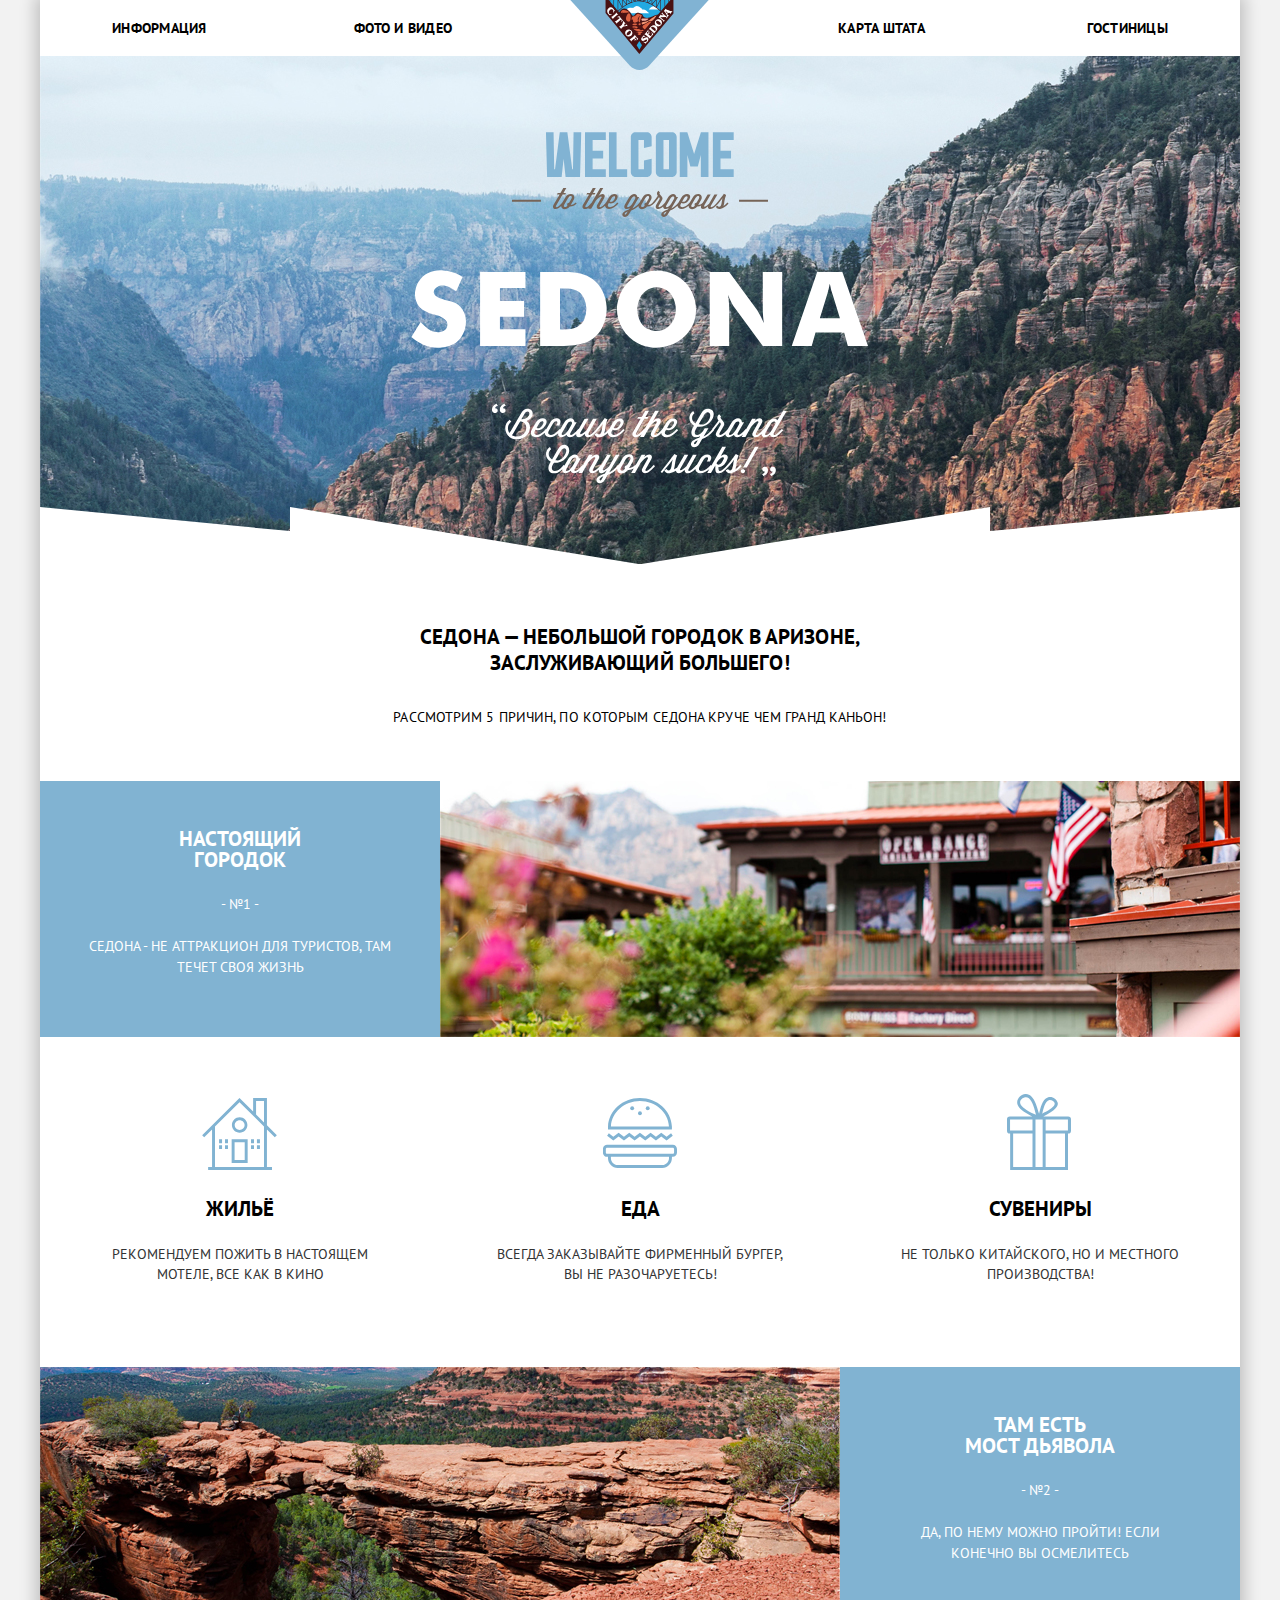
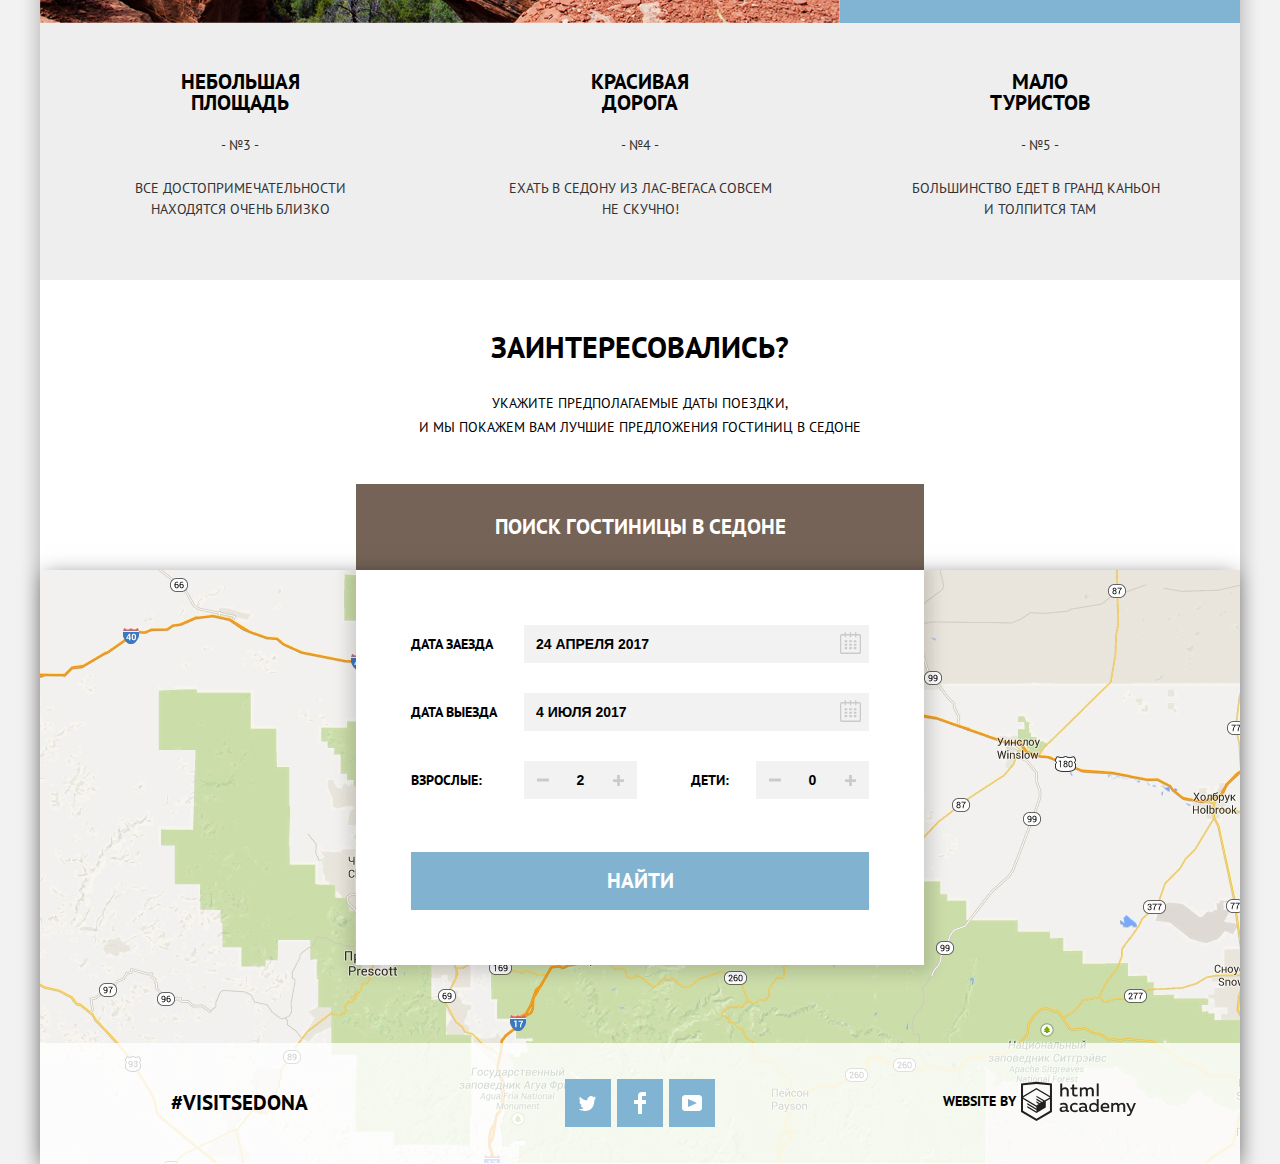
<file: index.html>
<!DOCTYPE html>
<html lang="ru">

<head>
  <meta charset="utf-8">
  <title>HTML Academy: Седона</title>
  <link href="https://fonts.googleapis.com/css?family=PT+Sans:400,700&amp;subset=cyrillic" rel="stylesheet">
  <link rel="stylesheet" type="text/css" href="css/normalize.css">
  <link href="css/style.min.css" rel="stylesheet">
</head>

<body>
  <div class="container">
    <header class="page-header">
      <div class="header-container">
        <div class="header-logo">
          <img src="./img/logo-sedona.svg" width="142" height="70" alt="Логотип города Седона">
        </div>
        <nav class="page-navigation">
        <ul class="site-navigation">
          <li class="menu-item"><a href="#">Информация</a></li>
          <li class="menu-item"><a href="#">Фото и видео</a></li>
          <li class="menu-item"><a href="#">Карта штата</a></li>
          <li class="menu-item"><a href="catalog.html">Гостиницы</a></li>
        </ul>
        </nav>
      </div>
    </header>
    <main class="main">
      <h1 class="visually-hidden">Сайт города курорта Седона</h1>
      <section class="image-sedona">
        <h2 class="visually-hidden">Добро пожаловать в Седону</h2>
        <div class="intro">
          <img class="intro-sedona" src="img/intro-sedona.svg" width="459" height="353" alt="Интро: Welcome to gorgeous Sedona">
        </div>
      </section>
      <section class="promo">
        <h2 class="visually-hidden">Информация о городе Седона</h2>       
        <div class="title-page-text">
          <b class="main-title">Седона — небольшой городок в Аризоне, заслуживающий большего!</b>
          <p>Рассмотрим 5 причин, по которым Седона круче чем Гранд Каньон!</p>
        </div>
      </section>
      <section class="advantages">
        <ul class="advantages-list">
          <li class="advantage-item">
            <div class="advantage  blue">
              <h3 class="blue-title">Настоящий городок</h3>
              <p class="advantage-number">- №1 -</p>
              <p class="advantage-description">Седона - не аттракцион для туристов, там течет своя жизнь</p>
            </div>
            <div class="advantage-image">
              <img src="img/photo-city.jpg" alt="Фотография зданий Седона на фоне гор" height="256"  width="800"> 
            </div>
            <ul class="recommendation-list">
              <li class="recommendation-item house">
                <h4 class="recommendation-title">Жильё</h4>
                <p>Рекомендуем пожить в настоящем мотеле, все как в кино</p>
              </li>
              <li class="recommendation-item food">
                <h4 class="recommendation-title">Еда</h4>
                <p>Всегда заказывайте фирменный бургер, вы не разочаруетесь!</p>
              </li>
              <li class="recommendation-item gift">
                <h4 class="recommendation-title">Сувениры</h4>
                <p>Не только китайского, но и местного производства!</p>
              </li>
            </ul> 
          </li>
          <li class="advantage-item">
            <div class="advantage-image"> 
              <img src="img/photo-bridge.jpg" width="800" height="400" alt="Фотография моста дьявола">
            </div>
            <div class="advantage  blue">
              <h3 class="blue-title">Там есть <br> мост дьявола</h3>
              <p class="advantage-number">- №2 -</p>
              <p class="advantage-description">Да, по нему можно пройти! Если конечно вы осмелитесь</p>
            </div>
          </li>
        </ul>
        <ul class="advantage-list">
          <li class="more-advantage">
            <h3>Небольшая площадь</h3>
            <p>- №3 -</p>
            <p>Все достопримечательности находятся очень близко</p>
          </li>
          <li class="more-advantage">
            <h3>Красивая дорога</h3>
            <p>- №4 -</p>
            <p>Ехать в Седону из Лас-Вегаса совсем не скучно!</p>
          </li>
          <li class="more-advantage">
            <h3>Мало туристов</h3>
            <p>- №5 -</p>
            <p>Большинство едет в Гранд Каньон &nbsp; и толпится там</p>
          </li>
        </ul>
      </section>
      <section class="search">
        <div class="booking-section">
          <h2 class="visually-hidden">Поиск гостиниц в Седоне</h2>
          <p class="booking-title">Заинтересовались?</p>
          <p class="booking-text"> Укажите предполагаемые даты поездки, <br> и мы покажем вам лучшие предложения гостиниц в Седоне </p>
          <a class="booking-btn btn-brown btn" href="#form">Поиск гостиницы в Седоне</a>
        </div>
        <section class="hotel-search">
          <h2 class="visually-hidden">Поиск отеля</h2>
          <form class="booking-info booking-info-invisible" method="post" action="https://echo.htmlacademy.ru">
            <fieldset class="form-content">
              <div class="form-line">
                <label class="labeles date" for="arrival">Дата заезда</label>
                <div class="input-wrapper">
                  <input class="number date-line" type="text" name="date-arrival" id="arrival" placeholder="24 Апреля 2017" autocomplete="off" required>
                  <button class="calendar"><span class="visually-hidden">Открыть форму календаря</span>
                    <svg xmlns="http://www.w3.org/2000/svg" width="21" height="22" viewBox="0 0 21 22"><path d="M19.251 2.025h-2.845V.648c0-.381-.294-.689-.656-.689-.363 0-.656.308-.656.689v1.377h-3.938V.648c0-.381-.294-.689-.655-.689-.363 0-.657.308-.657.689v1.377H5.906V.648c0-.381-.294-.689-.656-.689-.363 0-.657.308-.657.689v1.377H1.75C.784 2.025 0 2.847 0 3.862v16.302C0 21.179.784 22 1.75 22h17.501c.966 0 1.749-.821 1.749-1.836V3.862c0-1.015-.783-1.837-1.749-1.837zm.437 18.139a.448.448 0 0 1-.437.459H1.75a.45.45 0 0 1-.438-.459V3.862a.45.45 0 0 1 .438-.459h2.844v1.378c0 .381.294.689.657.689.362 0 .656-.308.656-.689V3.403h3.938v1.378c0 .381.294.689.657.689.361 0 .655-.308.655-.689V3.403h3.938v1.378c0 .381.293.689.656.689.362 0 .656-.308.656-.689V3.403h2.845c.241 0 .437.206.437.459v16.302z"/><path d="M4.594 8.225h2.625v2.066H4.594zM4.594 11.668h2.625v2.067H4.594zM4.594 15.112h2.625v2.066H4.594zM9.188 15.112h2.625v2.066H9.188zM9.188 11.668h2.625v2.067H9.188zM9.188 8.225h2.625v2.066H9.188zM13.781 15.112h2.625v2.066h-2.625zM13.781 11.668h2.625v2.067h-2.625zM13.781 8.225h2.625v2.066h-2.625z"/></svg>
                  </button>
                </div>
              </div>
              <div class="form-line">
                <label class="labeles date" for="departure">Дата выезда</label>
                <div class="input-wrapper">
                  <input class="number date-line" type="text" name="date-departure" id="departure" placeholder="4 Июля 2017" autocomplete="off" required>
                  <button class="calendar"><span class="visually-hidden">Открыть форму календаря</span>
                    <svg xmlns="http://www.w3.org/2000/svg" width="21" height="22" viewBox="0 0 21 22"><path d="M19.251 2.025h-2.845V.648c0-.381-.294-.689-.656-.689-.363 0-.656.308-.656.689v1.377h-3.938V.648c0-.381-.294-.689-.655-.689-.363 0-.657.308-.657.689v1.377H5.906V.648c0-.381-.294-.689-.656-.689-.363 0-.657.308-.657.689v1.377H1.75C.784 2.025 0 2.847 0 3.862v16.302C0 21.179.784 22 1.75 22h17.501c.966 0 1.749-.821 1.749-1.836V3.862c0-1.015-.783-1.837-1.749-1.837zm.437 18.139a.448.448 0 0 1-.437.459H1.75a.45.45 0 0 1-.438-.459V3.862a.45.45 0 0 1 .438-.459h2.844v1.378c0 .381.294.689.657.689.362 0 .656-.308.656-.689V3.403h3.938v1.378c0 .381.294.689.657.689.361 0 .655-.308.655-.689V3.403h3.938v1.378c0 .381.293.689.656.689.362 0 .656-.308.656-.689V3.403h2.845c.241 0 .437.206.437.459v16.302z"/><path d="M4.594 8.225h2.625v2.066H4.594zM4.594 11.668h2.625v2.067H4.594zM4.594 15.112h2.625v2.066H4.594zM9.188 15.112h2.625v2.066H9.188zM9.188 11.668h2.625v2.067H9.188zM9.188 8.225h2.625v2.066H9.188zM13.781 15.112h2.625v2.066h-2.625zM13.781 11.668h2.625v2.067h-2.625zM13.781 8.225h2.625v2.066h-2.625z"/></svg>
                  </button>
                </div>
              </div>
              <div class="form-line people">
                <div class="grownup-info">
                  <label class="labeles adult" for="grownup-number">Взрослые:</label>
                  <div class="input-wrapper">
                    <button type="button" class="number-control minus minus-grownup" name="minus-grownup">
                      <span class="visually-hidden">Уменьшить</span>
                      <svg  height="12" viewbox="0 0 32 32" width="12"><path d="M0 13v6c0 0.552 0.448 1 1 1h30c0.552 0 1-0.448 1-1v-6c0-0.552-0.448-1-1-1h-30c-0.552 0-1 0.448-1 1z"></path></svg>
                    </button>
                    <input class="number input-people" id="grownup-number" name="adults" type="text" pattern="[0-9]" value="2" autocomplete="off" required>
                    <button type="button" class = "number-control plus plus-grownup" name="plus-grownup">
                      <span class="visually-hidden">Прибавить</span>
                      <svg  height="11" viewbox="0 0 32 32" width="11">
                      <path d="M31 12h-11v-11c0-0.552-0.448-1-1-1h-6c-0.552 0-1 0.448-1 1v11h-11c-0.552 0-1 0.448-1 1v6c0 0.552 0.448 1 1 1h11v11c0 0.552 0.448 1 1 1h6c0.552 0 1-0.448 1-1v-11h11c0.552 0 1-0.448 1-1v-6c0-0.552-0.448-1-1-1z"></path>
                      </svg>
                    </button>
                  </div>
                </div>
                <div class="kids-info">
                  <label class="labeles kids" for="kids-number">Дети:</label>
                  <div class="input-wrapper">
                    <button type="button" class="number-control minus minus-kids" name="minus-kids">
                      <span class="visually-hidden">Уменьшить</span>
                      <svg  height="12" viewbox="0 0 32 32" width="12"><path d="M0 13v6c0 0.552 0.448 1 1 1h30c0.552 0 1-0.448 1-1v-6c0-0.552-0.448-1-1-1h-30c-0.552 0-1 0.448-1 1z"></path></svg>
                    </button>
                    <input class="number input-people" id="kids-number" name="kids" type="text" pattern="[0-9]" value="0" autocomplete="off" required>
                    <button type="button" class="number-control plus plus-kids" name="plus-kids">
                      <span class="visually-hidden">Прибавить</span>
                      <svg  height="11" viewbox="0 0 32 32" width="11">
                      <path d="M31 12h-11v-11c0-0.552-0.448-1-1-1h-6c-0.552 0-1 0.448-1 1v11h-11c-0.552 0-1 0.448-1 1v6c0 0.552 0.448 1 1 1h11v11c0 0.552 0.448 1 1 1h6c0.552 0 1-0.448 1-1v-11h11c0.552 0 1-0.448 1-1v-6c0-0.552-0.448-1-1-1z"></path></svg>
                    </button>
                  </div>     
                </div> 
              </div>
              <button class="btn btn-blue btn-find" type="submit">Найти</button>
            </fieldset>
          </form>
          <div class="map">
            <iframe src="https://www.google.com/maps/embed?pb=!1m18!1m12!1m3!1d942032.759096136!2d-112.14031730747897!3d34.75921163180822!2m3!1f0!2f0!3f0!3m2!1i1024!2i768!4f13.1!3m3!1m2!1s0x872da132f942b00d%3A0x5548c523fa6c8efd!2z0KHQtdC00L7QvdCwLCDQkNGA0LjQt9C-0L3QsCA4NjMzNiwg0KHQqNCQ!5e0!3m2!1sru!2sru!4v1551308103904" style="border:0" height="588" width="1200" allowfullscreen></iframe>
          </div>
        </section>  
      </section>
    </main>
    <footer class="main-footer main-page-footer">
      <div class="hashtag-block">
        <a href="#">#visitsedona</a>
      </div>
      <div class="social-block">
        <ul class="social">
            <li><a href="https://twitter.com/" class="social-icon" title="Блог города Седона в Twitter"><span class="visually-hidden">Блог города Седона в Twitter</span>
              <svg class="icon-twitter" xmlns="http://www.w3.org/2000/svg" xmlns:xlink="http://www.w3.org/1999/xlink" width="17" height="15" viewBox="0 0 17 15">
                  <path
                    d="M10.95.144c1.685-.496 2.984.27 3.577 1.179.673-.231 1.331-.481 2.011-.708a2.345 2.345 0 0 1-.857 1.768c.685.17 1.304-.491 1.304-.491-.169 1-1.006 1.788-1.563 2.024-.231 6.75-3.175 11.217-10.077 11.082h-.446c-.41 0-4.164-.46-4.898-1.887 2.271.196 3.893-.422 4.693-1.177-.96-.3-2.679-.477-2.979-2.95.349.106.564.228 1.19.119C1.705 8.247.374 7.53.448 5.33c.285.328 1.067.536 1.34.472C1.085 5.561-.182 2.442.894.85c1.818 1.854 3.735 3.606 7.152 3.773C8.254 2.33 9.183.793 10.95.144z" />
                </svg>
              </a>
            </li>
             <li><a href="https://ru-ru.facebook.com/" class="social-icon" title="Страница города Седона в Facebook"><span class="visually-hidden">Страница города Седона в Facebook</span>
                  <svg class="icon-facebook" xmlns="http://www.w3.org/2000/svg" xmlns:xlink="http://www.w3.org/1999/xlink" width="12" height="22" viewBox="0 0 12 22">
                    <path d="M12 4V0H8a4 4 0 0 0-4 4v4H0v4h4v10h4V12h4V8H8V4h4z" />
                  </svg>
                </a>
              </li>
            <li><a href="https://www.youtube.com/" class="social-icon" title="Канал города Седона на YouTube"><span class="visually-hidden">Канал города Седона на YouTube</span>
              <svg class="icon-youtube" xmlns="http://www.w3.org/2000/svg" xmlns:xlink="http://www.w3.org/1999/xlink" width="20" height="16" viewBox="0 0 20 16">
                  <path d="M17 0H3C1.35 0 0 1.35 0 3v10c0 1.65 1.35 3 3 3h14c1.65 0 3-1.35 3-3V3c0-1.65-1.35-3-3-3zM6.027 11.998V4.002L15.014 8l-8.987 3.998z" />
              </svg>
                </a>
            </li>
        </ul>
      </div>
      <div class="footer-copyright">
        <b class="text-copyright"> Website by </b>
        <a href="https://htmlacademy.ru/intensive/htmlcss" title="HTML Academy">
          <span class="visually-hidden">HTML Academy</span>
          <svg class="html-academy-icon" id="Layer_1" data-name="Layer 1" xmlns="http://www.w3.org/2000/svg" width="115" height="41" viewBox="0 0 108.08 36.85">
            <title>logo-htmlacademy-small</title>
            <path d="M44.61,26.88a2,2,0,0,0,.55-0.1v1.33a3.25,3.25,0,0,1-1.18.21,1.67,1.67,0,0,1-1.67-1,4.84,4.84,0,0,1-3.14,1.08c-1.51,0-2.91-.83-2.91-2.55,0-2.13,2-2.79,3.71-2.79a11.08,11.08,0,0,1,2.17.25v-0.3c0-1-.76-1.77-2.19-1.77a7.42,7.42,0,0,0-3,.64v-1.7a10.21,10.21,0,0,1,3.19-.55c2.36,0,3.81,1.12,3.81,3.65v3a0.54,0.54,0,0,0,.49.59h0.17Zm-6.44-1.13A1.35,1.35,0,0,0,39.63,27h0.11a3.39,3.39,0,0,0,2.41-1V24.58a9.72,9.72,0,0,0-1.81-.21c-1,0-2.16.33-2.16,1.38h0Zm12.36-6.11a5,5,0,0,1,2.57.64V22a4.08,4.08,0,0,0-2.3-.7,2.75,2.75,0,1,0,0,5.49,5,5,0,0,0,2.43-.64v1.71a6.27,6.27,0,0,1-2.76.57A4.21,4.21,0,0,1,46,24.51q0-.21,0-0.41a4.32,4.32,0,0,1,4.18-4.46h0.38Zm12.17,7.24a2,2,0,0,0,.55-0.1v1.33a3.25,3.25,0,0,1-1.18.21,1.67,1.67,0,0,1-1.67-1,4.84,4.84,0,0,1-3.14,1.08c-1.51,0-2.91-.83-2.91-2.55,0-2.13,2-2.79,3.71-2.79a11.08,11.08,0,0,1,2.17.25v-0.3c0-1-.76-1.77-2.19-1.77a7.42,7.42,0,0,0-3,.64v-1.7a10.21,10.21,0,0,1,3.19-.55c2.36,0,3.81,1.12,3.81,3.65v3a0.54,0.54,0,0,0,.49.59h0.17Zm-6.44-1.13A1.35,1.35,0,0,0,57.73,27h0.11a3.39,3.39,0,0,0,2.41-1V24.58a9.72,9.72,0,0,0-1.81-.21c-1.06,0-2.16.33-2.16,1.38h0ZM73,16V28.2H71.35V26.88a3.88,3.88,0,0,1-3.19,1.54,4.4,4.4,0,0,1,0-8.78,3.81,3.81,0,0,1,3,1.3V16H73Zm-4.53,5.22a2.76,2.76,0,1,0,0,5.52A2.86,2.86,0,0,0,71.15,25V23A2.91,2.91,0,0,0,68.49,21.27ZM79,19.64c3.31,0,4.46,2.68,3.92,5.09H76.7c0.21,1.5,1.67,2.11,3.19,2.11a6.11,6.11,0,0,0,2.64-.59v1.6a7.14,7.14,0,0,1-3,.57C77,28.42,74.78,27,74.78,24a4.18,4.18,0,0,1,4-4.39H79Zm0.09,1.54a2.28,2.28,0,0,0-2.44,2.1v0.06H81.3A2,2,0,0,0,79.13,21.18Zm5.73,7V19.87h1.65v1a3.81,3.81,0,0,1,2.78-1.27A2.86,2.86,0,0,1,91.89,21a4.12,4.12,0,0,1,2.91-1.33A3.06,3.06,0,0,1,98,23V28.2h-1.9V23.05a1.59,1.59,0,0,0-1.42-1.75H94.42a2.8,2.8,0,0,0-2.07,1.12V28.2h-1.9V23.05A1.59,1.59,0,0,0,89,21.31H88.8a3,3,0,0,0-2.21,1.29v5.63H84.86Zm21.31-8.33h1.9l-3.91,9.46c-0.9,2.17-2.09,2.86-3.35,2.86a4.76,4.76,0,0,1-1.1-.14V30.46a2.86,2.86,0,0,0,.85.12c0.9,0,1.58-.64,2.07-1.9l0.17-.42-4-8.4h2l2.86,6.29ZM38.73,1.46V6.22a3.81,3.81,0,0,1,2.7-1.14,3.25,3.25,0,0,1,3.44,3.4v5.15H43V8.72a1.81,1.81,0,0,0-1.61-2h-0.3a2.93,2.93,0,0,0-2.32,1.39v5.52h-1.9V1.46h1.9ZM49.94,2.31v3h3V6.91h-3v3.81c0,1.1.5,1.46,1.58,1.46a4.49,4.49,0,0,0,1.69-.33v1.6A6.8,6.8,0,0,1,51,13.8a2.55,2.55,0,0,1-2.86-2.74V6.89H46.58V5.26h1.5V2.74Zm5.4,11.31V5.28H57v1A3.81,3.81,0,0,1,59.77,5a2.86,2.86,0,0,1,2.6,1.33A4.12,4.12,0,0,1,65.28,5,3.06,3.06,0,0,1,68.44,8.4v5.21h-1.9V8.46a1.59,1.59,0,0,0-1.42-1.75H64.89a2.8,2.8,0,0,0-2.07,1.12v5.78h-1.9V8.46A1.59,1.59,0,0,0,59.5,6.71H59.27A3,3,0,0,0,57.06,8v5.63H55.34ZM71.17,1.45H73V13.6H71.17V1.45ZM14.71,0H14.55L0,1.54V28.21l14.55,8.66,14.55-8.66V1.54Zm12.5,27.1L14.55,34.64,1.9,27.12V16.18l12.59,7.5V25L5.86,19.9v1.31l8.68,5.21v1.39L5.87,22.65V24l8.68,5.21,8.75-5.24V18.31L27.2,16V27.12Zm0-12.53-3.48,2-1.6,1L14.51,13v1.31L21,18.23H21l-0.14.09-1,.54-5.37-3.2V17l4.24,2.52-1,.67-3.2-1.9v1.31l2.1,1.24L14.5,22.1,2,14.65,14.51,7.11Zm0-1.32L14.49,5.76,1.91,13.25v-10L14.56,1.92,27.21,3.25v10h0Z" transform="translate(0 -0.02)" fill="#231f20"></path>
          </svg>
        </a>
      </div>
    </footer>
  </div>
  <script src="js/scripts.min.js"></script>
</body>

</html>
</file>
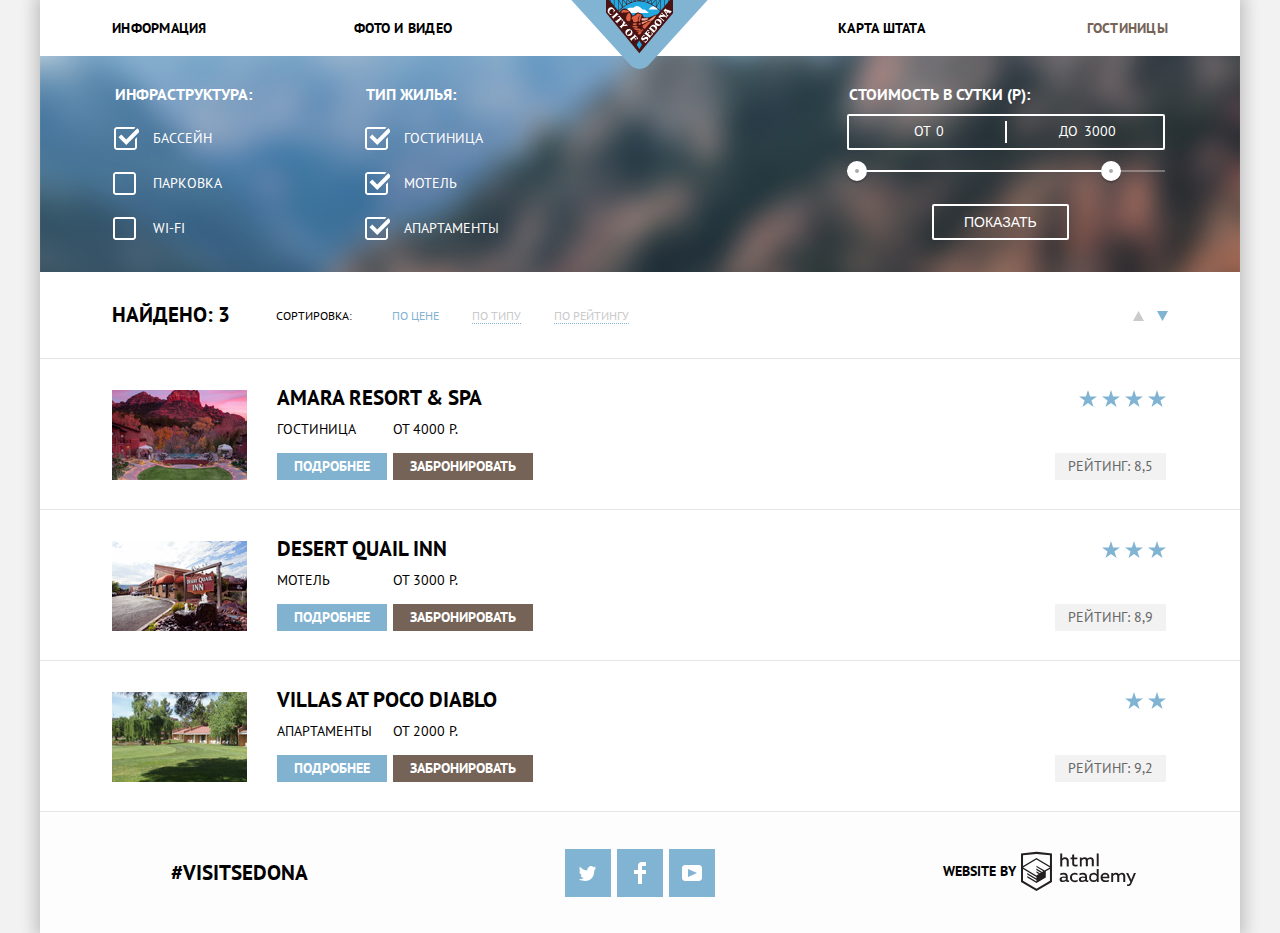
<file: catalog.html>
<!DOCTYPE html>
<html lang="ru">

<head>
  <meta charset="utf-8">
  <title>HTML Academy: Седона</title>
  <link href="https://fonts.googleapis.com/css?family=PT+Sans:400,700&amp;subset=cyrillic" rel="stylesheet">
  <link rel="stylesheet" type="text/css" href="css/normalize.css">
  <link href="css/style.min.css" rel="stylesheet">
</head>

<body>
  <div class="container">
    <header class="page-header">
      <div class="header-container">
        <a class="header-logo" href="index.html" >
          <img src="img/index-logo.svg" width="140" height="72" alt="логотип сайта Седона">
        </a>
        <nav class="page-navigation">
          <ul class="site-navigation">
            <li class="menu-item"><a href="#">Информация</a></li>
            <li class="menu-item"><a href="#">Фото и видео</a></li>
            <li class="menu-item"><a href="#">Карта штата</a></li>
            <li class="menu-item"><a class="active" href="catalog.html">Гостиницы</a></li>
          </ul>
        </nav>
      </div>
    </header>
    <main> 
      <section class="filters">
        <div class="filters-container">
          <h2 class="visually-hidden">Фильтр гостиниц</h2>
          <form class="filter" method="post" action="https://echo.htmlacademy.ru">
          <fieldset class="form-item">
            <legend>Инфраструктура:</legend>
            <ul class="filter-list">
              <li class="filter-option">
                <input class="visually-hidden filter-input filter-input-checkbox" type="checkbox" name="pool" id="filter-pool" checked>
                <label for="filter-pool">Бассейн</label>
              </li>
              <li class="filter-option">
                <input class="visually-hidden filter-input filter-input-checkbox" type="checkbox" name="parking" id="filter-parking">
                <label for="filter-parking">Парковка</label>
              </li>
              <li class="filter-option">
                <input class="visually-hidden filter-input filter-input-checkbox" type="checkbox" name="wi-fi" id="filter-wi-fi">
                <label for="filter-wi-fi">wi-fi</label>
              </li>
            </ul>
          </fieldset>
          <fieldset class="form-item">
            <legend>Тип жилья:</legend>
            <ul class="filter-list">
              <li class="filter-option">
                <input class="visually-hidden filter-input filter-input-checkbox" type="checkbox" name="hotel" id="filter-hotel" checked>
                <label for="filter-hotel">Гостиница</label>
              </li>
              <li class="filter-option"><input class="visually-hidden filter-input filter-input-checkbox" type="checkbox" name="motel" id="filter-motel" checked>
                <label for="filter-motel">Мотель</label>
              </li>
              <li class="filter-option">
                <input class="visually-hidden filter-input filter-input-checkbox" type="checkbox" name="apartments" id="filter-apartments" checked>
                <label for="filter-apartments">Апартаменты</label>
              </li>
            </ul>
          </fieldset>
          <fieldset class="filter-range">
                <legend>Стоимость в сутки (p):</legend>
                  <div class="price-controls">
                    <label class="label-op min-price">от <input type="text" name="min-price" value="0"></label>
                    <label class="label-op max-price">до <input type="text" name="max-price" value="3000"></label>
                  </div>
                  <div class="range-controls">
                    <div class="scale">
                      <div class="bar"></div>
                    </div>
                      <button type="button" class="range-toggle range-toggle-min"><span class="visually-hidden">Минимальная стоимость</span></button>
                      <button type="button" class="range-toggle range-toggle-max"><span class="visually-hidden">Максимальная стоимость</span></button>
                  </div>
                  <button class="btn-transparent" type="submit">Показать</button>
              </fieldset>           
          </form> 
        </div> 
      </section>
      <section class="result"> 
        <h2 class="visually-hidden">Сортировка результатов поиска</h2>
        <div class="result-filter">
          <div class="result-container">
            <span class="search-results">Найдено: 3</span>
            <span>Cортировка:</span>
            <div class="result-buttons">
              <a class="result-button sorting-active" href="#" title="Выполнить сортировку по цене"><span>По
                цене</span></a>
              <a class="result-button" href="#" title="Выполнить сортировку по типу"><span>По типу</span></a>
              <a class="result-button" href="#" title="Выполнить сортировку по рейтингу"><span>По рейтингу</span></a>
            </div>
          </div>
          <div class="icon-buttons-arrows">
            <a class="icon-arrow icon-arrow-up " href="#" title="Выполнить сортировку по возрастанию"><svg
              xmlns="http://www.w3.org/2000/svg" width="11" height="10" viewBox="0 0 11 10">
              <path d="M5.5 0L0 10h11z" /></svg>
              <span class="visually-hidden">Выполнить сортировку по возрастанию</span></a>
            <a class="icon-arrow icon-arrow-down" href="#"
            title="Выполнить сортировку по убыванию"><svg xmlns="http://www.w3.org/2000/svg" width="11" height="10"
              viewBox="0 0 11 10">
              <path d="M5.5 10L0 0h11" /></svg>
              <span class="visually-hidden">Выполнить сортировку по убыванию</span></a>
          </div>
      </div>
      </section>
      <section class="booking-search-results">
        <h2 class="visually-hidden">Список гостиниц</h2>
        <ul class="hotel-list">
          <li class="hotel-item">
              <p class="hotel-item-image">
                <a href="hotel-item.html">
                  <img src="img/hotel-1.jpg" width="135" height="90" alt="Amara resort & spa">
                </a>
              </p>
              <div class="hotel-item-info">
                <h3 class="hotel-title"><a href="#">Amara Resort & Spa</a></h3>
                <p class="hotel-category">Гостиница</p>
                <p class="hotel-price">от 4000 р.</p>
                <a href="#" class="button-detail btn-blue">Подробнее</a>
                <a href="#" class="button-reservation btn-brown">Забронировать</a>
              </div>
            <div class="hotel-rating"> 
              <div class="rating-stars">
                <span class="visually-hidden">Четырехзвездочный отель</span>
                <span class="star"><svg xmlns="http://www.w3.org/2000/svg" width="18" height="17" viewBox="0 0 18 17"><path fill="#81B3D2" d="M9.002 0l2.126 6.494h6.877l-5.564 4.012L14.566 17l-5.564-4.013L3.438 17l2.126-6.494L0 6.494h6.878z"/></svg></span>
                <span class="star"><svg xmlns="http://www.w3.org/2000/svg" width="18" height="17" viewBox="0 0 18 17"><path fill="#81B3D2" d="M9.002 0l2.126 6.494h6.877l-5.564 4.012L14.566 17l-5.564-4.013L3.438 17l2.126-6.494L0 6.494h6.878z"/></svg></span>
                <span class="star"><svg xmlns="http://www.w3.org/2000/svg" width="18" height="17" viewBox="0 0 18 17"><path fill="#81B3D2" d="M9.002 0l2.126 6.494h6.877l-5.564 4.012L14.566 17l-5.564-4.013L3.438 17l2.126-6.494L0 6.494h6.878z"/></svg></span>
                <span class="star"><svg xmlns="http://www.w3.org/2000/svg" width="18" height="17" viewBox="0 0 18 17"><path fill="#81B3D2" d="M9.002 0l2.126 6.494h6.877l-5.564 4.012L14.566 17l-5.564-4.013L3.438 17l2.126-6.494L0 6.494h6.878z"/></svg></span>
              </div>
              <p class="rating-numbers">Рейтинг: 8,5</p>
            </div>
          </li>
          <li class="hotel-item">
              <p class="hotel-item-image">
                <a href="hotel-item.html">
                  <img src="img/hotel-2.jpg" width="135" height="90" alt="Desert quail inn">
                </a>
              </p>
              <div class="hotel-item-info">
                <h3 class="hotel-title"><a href="#">Desert Quail Inn</a></h3>
                <p class="hotel-category">Мотель</p>
                <p class="hotel-price">от 3000 р.</p>
                <a href="#" class="button-detail btn-blue">Подробнее</a>
                <a href="#" class="button-reservation btn-brown">Забронировать</a>
              </div>
              <div class="hotel-rating">    
                <div class="rating-stars">
                  <span class="visually-hidden">Трехзвездочный отель</span>
                  <span class="star"><svg xmlns="http://www.w3.org/2000/svg" width="18" height="17" viewBox="0 0 18 17"><path fill="#81B3D2" d="M9.002 0l2.126 6.494h6.877l-5.564 4.012L14.566 17l-5.564-4.013L3.438 17l2.126-6.494L0 6.494h6.878z"/></svg></span>
                  <span class="star"><svg xmlns="http://www.w3.org/2000/svg" width="18" height="17" viewBox="0 0 18 17"><path fill="#81B3D2" d="M9.002 0l2.126 6.494h6.877l-5.564 4.012L14.566 17l-5.564-4.013L3.438 17l2.126-6.494L0 6.494h6.878z"/></svg></span>
                  <span class="star"><svg xmlns="http://www.w3.org/2000/svg" width="18" height="17" viewBox="0 0 18 17"><path fill="#81B3D2" d="M9.002 0l2.126 6.494h6.877l-5.564 4.012L14.566 17l-5.564-4.013L3.438 17l2.126-6.494L0 6.494h6.878z"/></svg></span>
                </div>
                <p class="rating-numbers">Рейтинг: 8,9</p>
              </div> 
          </li>
          <li class="hotel-item">
              <p class="hotel-item-image">
                <a href="hotel-item.html">
                  <img src="img/hotel-3.jpg" width="135" height="90" alt="Villas at poco diablo">
                </a>
              </p>
              <div class="hotel-item-info">
                <h3 class="hotel-title"><a href="#">Villas at Poco Diablo</a></h3>
                <p class="hotel-category">Апартаменты</p>
                <p class="hotel-price">от 2000 р.</p>
                <a class="button-detail btn-blue" href="#">Подробнее</a>
                <a class="button-reservation btn-brown" href="#">Забронировать</a>
              </div>
              <div class="hotel-rating">    
                <div class="rating-stars">
                  <span class="visually-hidden">Двухзвездочный отель</span>
                  <span class="star"><svg xmlns="http://www.w3.org/2000/svg" width="18" height="17" viewBox="0 0 18 17"><path fill="#81B3D2" d="M9.002 0l2.126 6.494h6.877l-5.564 4.012L14.566 17l-5.564-4.013L3.438 17l2.126-6.494L0 6.494h6.878z"/></svg></span>
                  <span class="star"><svg xmlns="http://www.w3.org/2000/svg" width="18" height="17" viewBox="0 0 18 17"><path fill="#81B3D2" d="M9.002 0l2.126 6.494h6.877l-5.564 4.012L14.566 17l-5.564-4.013L3.438 17l2.126-6.494L0 6.494h6.878z"/></svg></span>
                </div>
                <p class="rating-numbers">Рейтинг: 9,2</p>
              </div> 
          </li>
        </ul>
      </section>
    </main>
    <footer class="main-footer">
      <div class="hashtag-block">
        <a href="#">#visitsedona</a>
      </div>
      <div class="social-block">
        <ul class="social">
          <li>
            <a href="https://twitter.com/" class="social-icon" title="Блог города Седона в Twitter">
              <span class="visually-hidden">Блог города Седона в Twitter</span>
              <svg class="icon-twitter" xmlns="http://www.w3.org/2000/svg" xmlns:xlink="http://www.w3.org/1999/xlink" width="17" height="15" viewBox="0 0 17 15">
                <path
                  d="M10.95.144c1.685-.496 2.984.27 3.577 1.179.673-.231 1.331-.481 2.011-.708a2.345 2.345 0 0 1-.857 1.768c.685.17 1.304-.491 1.304-.491-.169 1-1.006 1.788-1.563 2.024-.231 6.75-3.175 11.217-10.077 11.082h-.446c-.41 0-4.164-.46-4.898-1.887 2.271.196 3.893-.422 4.693-1.177-.96-.3-2.679-.477-2.979-2.95.349.106.564.228 1.19.119C1.705 8.247.374 7.53.448 5.33c.285.328 1.067.536 1.34.472C1.085 5.561-.182 2.442.894.85c1.818 1.854 3.735 3.606 7.152 3.773C8.254 2.33 9.183.793 10.95.144z" />
              </svg>
            </a>
          </li>
          <li>
            <a  class="social-icon" href="https://ru-ru.facebook.com/" title="Страница города Седона в Facebook">
              <span class="visually-hidden">Страница города Седона в Facebook</span>
              <svg class="icon-facebook" xmlns="http://www.w3.org/2000/svg" xmlns:xlink="http://www.w3.org/1999/xlink" width="12" height="22" viewBox="0 0 12 22">
                <path d="M12 4V0H8a4 4 0 0 0-4 4v4H0v4h4v10h4V12h4V8H8V4h4z" />
              </svg>
            </a>
          </li>
          <li>
            <a class="social-icon" href="https://www.youtube.com/" title="Канал города Седона на YouTube">
              <span class="visually-hidden">Канал города Седона на YouTube</span>
              <svg class="icon-youtube" xmlns="http://www.w3.org/2000/svg" xmlns:xlink="http://www.w3.org/1999/xlink" width="20" height="16" viewBox="0 0 20 16">
                <path d="M17 0H3C1.35 0 0 1.35 0 3v10c0 1.65 1.35 3 3 3h14c1.65 0 3-1.35 3-3V3c0-1.65-1.35-3-3-3zM6.027 11.998V4.002L15.014 8l-8.987 3.998z" />
              </svg>
            </a>
          </li>
        </ul>
      </div>
      <div class="footer-copyright">
        <b class="text-copyright"> Website by </b>
        <a href="https://htmlacademy.ru/intensive/htmlcss" title="HTML Academy">
          <span class="visually-hidden">HTML Academy</span>
          <svg class="html-academy-icon" id="Layer_1" data-name="Layer 1" xmlns="http://www.w3.org/2000/svg" width="115" height="41" viewBox="0 0 108.08 36.85">
            <title>logo-htmlacademy-small</title>
            <path d="M44.61,26.88a2,2,0,0,0,.55-0.1v1.33a3.25,3.25,0,0,1-1.18.21,1.67,1.67,0,0,1-1.67-1,4.84,4.84,0,0,1-3.14,1.08c-1.51,0-2.91-.83-2.91-2.55,0-2.13,2-2.79,3.71-2.79a11.08,11.08,0,0,1,2.17.25v-0.3c0-1-.76-1.77-2.19-1.77a7.42,7.42,0,0,0-3,.64v-1.7a10.21,10.21,0,0,1,3.19-.55c2.36,0,3.81,1.12,3.81,3.65v3a0.54,0.54,0,0,0,.49.59h0.17Zm-6.44-1.13A1.35,1.35,0,0,0,39.63,27h0.11a3.39,3.39,0,0,0,2.41-1V24.58a9.72,9.72,0,0,0-1.81-.21c-1,0-2.16.33-2.16,1.38h0Zm12.36-6.11a5,5,0,0,1,2.57.64V22a4.08,4.08,0,0,0-2.3-.7,2.75,2.75,0,1,0,0,5.49,5,5,0,0,0,2.43-.64v1.71a6.27,6.27,0,0,1-2.76.57A4.21,4.21,0,0,1,46,24.51q0-.21,0-0.41a4.32,4.32,0,0,1,4.18-4.46h0.38Zm12.17,7.24a2,2,0,0,0,.55-0.1v1.33a3.25,3.25,0,0,1-1.18.21,1.67,1.67,0,0,1-1.67-1,4.84,4.84,0,0,1-3.14,1.08c-1.51,0-2.91-.83-2.91-2.55,0-2.13,2-2.79,3.71-2.79a11.08,11.08,0,0,1,2.17.25v-0.3c0-1-.76-1.77-2.19-1.77a7.42,7.42,0,0,0-3,.64v-1.7a10.21,10.21,0,0,1,3.19-.55c2.36,0,3.81,1.12,3.81,3.65v3a0.54,0.54,0,0,0,.49.59h0.17Zm-6.44-1.13A1.35,1.35,0,0,0,57.73,27h0.11a3.39,3.39,0,0,0,2.41-1V24.58a9.72,9.72,0,0,0-1.81-.21c-1.06,0-2.16.33-2.16,1.38h0ZM73,16V28.2H71.35V26.88a3.88,3.88,0,0,1-3.19,1.54,4.4,4.4,0,0,1,0-8.78,3.81,3.81,0,0,1,3,1.3V16H73Zm-4.53,5.22a2.76,2.76,0,1,0,0,5.52A2.86,2.86,0,0,0,71.15,25V23A2.91,2.91,0,0,0,68.49,21.27ZM79,19.64c3.31,0,4.46,2.68,3.92,5.09H76.7c0.21,1.5,1.67,2.11,3.19,2.11a6.11,6.11,0,0,0,2.64-.59v1.6a7.14,7.14,0,0,1-3,.57C77,28.42,74.78,27,74.78,24a4.18,4.18,0,0,1,4-4.39H79Zm0.09,1.54a2.28,2.28,0,0,0-2.44,2.1v0.06H81.3A2,2,0,0,0,79.13,21.18Zm5.73,7V19.87h1.65v1a3.81,3.81,0,0,1,2.78-1.27A2.86,2.86,0,0,1,91.89,21a4.12,4.12,0,0,1,2.91-1.33A3.06,3.06,0,0,1,98,23V28.2h-1.9V23.05a1.59,1.59,0,0,0-1.42-1.75H94.42a2.8,2.8,0,0,0-2.07,1.12V28.2h-1.9V23.05A1.59,1.59,0,0,0,89,21.31H88.8a3,3,0,0,0-2.21,1.29v5.63H84.86Zm21.31-8.33h1.9l-3.91,9.46c-0.9,2.17-2.09,2.86-3.35,2.86a4.76,4.76,0,0,1-1.1-.14V30.46a2.86,2.86,0,0,0,.85.12c0.9,0,1.58-.64,2.07-1.9l0.17-.42-4-8.4h2l2.86,6.29ZM38.73,1.46V6.22a3.81,3.81,0,0,1,2.7-1.14,3.25,3.25,0,0,1,3.44,3.4v5.15H43V8.72a1.81,1.81,0,0,0-1.61-2h-0.3a2.93,2.93,0,0,0-2.32,1.39v5.52h-1.9V1.46h1.9ZM49.94,2.31v3h3V6.91h-3v3.81c0,1.1.5,1.46,1.58,1.46a4.49,4.49,0,0,0,1.69-.33v1.6A6.8,6.8,0,0,1,51,13.8a2.55,2.55,0,0,1-2.86-2.74V6.89H46.58V5.26h1.5V2.74Zm5.4,11.31V5.28H57v1A3.81,3.81,0,0,1,59.77,5a2.86,2.86,0,0,1,2.6,1.33A4.12,4.12,0,0,1,65.28,5,3.06,3.06,0,0,1,68.44,8.4v5.21h-1.9V8.46a1.59,1.59,0,0,0-1.42-1.75H64.89a2.8,2.8,0,0,0-2.07,1.12v5.78h-1.9V8.46A1.59,1.59,0,0,0,59.5,6.71H59.27A3,3,0,0,0,57.06,8v5.63H55.34ZM71.17,1.45H73V13.6H71.17V1.45ZM14.71,0H14.55L0,1.54V28.21l14.55,8.66,14.55-8.66V1.54Zm12.5,27.1L14.55,34.64,1.9,27.12V16.18l12.59,7.5V25L5.86,19.9v1.31l8.68,5.21v1.39L5.87,22.65V24l8.68,5.21,8.75-5.24V18.31L27.2,16V27.12Zm0-12.53-3.48,2-1.6,1L14.51,13v1.31L21,18.23H21l-0.14.09-1,.54-5.37-3.2V17l4.24,2.52-1,.67-3.2-1.9v1.31l2.1,1.24L14.5,22.1,2,14.65,14.51,7.11Zm0-1.32L14.49,5.76,1.91,13.25v-10L14.56,1.92,27.21,3.25v10h0Z" transform="translate(0 -0.02)" fill="#231f20"></path>
          </svg>
        </a>
      </div>
    </footer>
  </div>
</body>

</html>
</file>
<file: css/style.min.css>
@keyframes formshow{0%{-webkit-transform:translateY(-100%);transform:translateY(-100%)}50%{-webkit-transform:translateY(8%);transform:translateY(8%)}65%{-webkit-transform:translateY(-4%);transform:translateY(-4%)}80%{-webkit-transform:translateY(4%);transform:translateY(4%)}95%{-webkit-transform:translateY(-2%);transform:translateY(-2%)}100%{-webkit-transform:translateY(0%);transform:translateY(0%)}}@-webkit-keyframes formshow{0%{-webkit-transform:translateY(-100%)}50%{-webkit-transform:translateY(8%)}65%{-webkit-transform:translateY(-4%)}80%{-webkit-transform:translateY(4%)}95%{-webkit-transform:translateY(-2%)}100%{-webkit-transform:translateY(0%)}}@-webkit-keyframes formhide{0%{-webkit-transform:translateY(0);transform:translateY(0)}to{-webkit-transform:translateY(-100%);transform:translateY(-100%);-webkit-box-shadow:none;box-shadow:none;-webkit-transform-origin:top;transform-origin:top}}@keyframes formhide{0%{-webkit-transform:translateY(0);transform:translateY(0)}to{-webkit-transform:translateY(-100%);transform:translateY(-100%);-webkit-box-shadow:none;box-shadow:none;-webkit-transform-origin:top;transform-origin:top}}@-webkit-keyframes shake{0%,100%{-webkit-transform:translateX(0);transform:translateX(0)}10%,30%,50%,70%,90%{-webkit-transform:translateX(-10px);transform:translateX(-10px)}20%,40%,60%,80%{-webkit-transform:translateX(10px);transform:translateX(10px)}}@keyframes shake{0%,100%{-webkit-transform:translateX(0);transform:translateX(0)}10%,30%,50%,70%,90%{-webkit-transform:translateX(-10px);transform:translateX(-10px)}20%,40%,60%,80%{-webkit-transform:translateX(10px);transform:translateX(10px)}}html{font-family:sans-serif}body{background-color:#f2f2f2;color:#000000;font-family:"PT Sans","Arial",sans-serif;font-size:14px;font-weight:400;line-height:21px;margin:0;padding:0;text-transform:uppercase}a{color:#000000;text-decoration:none}img{max-width:100%;height:auto;border-style:none}.visually-hidden:not(:focus):not(:active),input[type="checkbox"].visually-hidden,input[type="radio"].visually-hidden{position:absolute;width:1px;height:1px;margin:-1px;border:0;padding:0;white-space:nowrap;-webkit-clip-path:inset(100%);clip-path:inset(100%);clip:rect(0 0 0 0);overflow:hidden;font-size:1px}.main-title{font-family:"PT Sans","Arial",sans-serif;font-size:21px;font-weight:bold;line-height:26px;display:block}.ul{list-style:none}.container{background:#ffffff;width:1200px;position:relative;margin:0 auto;-webkit-box-shadow:0px 0px 15px 5px rgba(0,1,1,0.2);box-shadow:0px 0px 15px 5px rgba(0,1,1,0.2)}.header-container{width:1056px;margin:0 auto}.site-navigation{display:-webkit-box;display:-ms-flexbox;display:flex;-webkit-box-orient:horizontal;-webkit-box-direction:normal;-ms-flex-flow:row wrap;flex-flow:row wrap;-webkit-box-pack:start;-ms-flex-pack:start;justify-content:flex-start;font-size:0;margin:0;list-style:none;padding-left:0px}.site-navigation a{text-decoration:none;color:#000000;font-size:14px;font-weight:bold}.menu-item{font-weight:700;font-size:14px;letter-spacing:.27px;width:213px;padding-top:18px;padding-bottom:17px}.menu-item:nth-of-type(2){padding-left:29px}.menu-item:nth-of-type(3){margin-left:145px;text-align:right}.menu-item:nth-of-type(4){text-align:right;padding-left:30px}.menu-item a{color:#000000}.menu-item a:hover{color:#81b3d2}.menu-item a:active{color:#c7c7c7}.header-logo{position:absolute;top:-2px;left:50%;padding-right:1px;-webkit-transform:translateX(-50%);-ms-transform:translateX(-50%);transform:translateX(-50%)}.image-sedona{overflow:hidden}.intro{min-width:100%;min-height:508px;background-image:url(../img/intro-mask.svg),url(../img/intro.jpg);background-repeat:no-repeat no-repeat;background-position:0% 100.5%,center top -57px;background-size:auto,cover;background-color:#81b4d3;overflow:hidden}.intro-sedona{display:block;width:458px;height:352px;padding-top:76px;margin:0 auto;margin-bottom:23px;text-align:center}.title-page-text{display:block;color:#000000;background-color:#ffffff;line-height:23px;text-align:center;padding:60px 300px 38px;letter-spacing:.1px}.main-title{margin-bottom:30px}.advantages-list{display:-webkit-box;display:-ms-flexbox;display:flex;-webkit-box-pack:justify;-ms-flex-pack:justify;justify-content:space-between;margin:0;padding:0;-ms-flex-wrap:wrap;flex-wrap:wrap}.advantage-item{display:-webkit-box;display:-ms-flexbox;display:flex;-ms-flex-wrap:wrap;flex-wrap:wrap;margin:0;padding:0}.advantage-image img{width:600px;height:256px}.blue{width:400px;padding-top:47px;text-align:center;background:#81b3d2;color:white}.blue-title{width:160px;margin:0 auto;margin-left:120px;margin-bottom:24px;font-size:21px;line-height:21px;font-weight:700}.blue p{width:302px;padding-bottom:21px;margin:0 auto;font-size:14px;line-height:21px;text-align:center;font-weight:400}.recommendation-list{display:-webkit-box;display:-ms-flexbox;display:flex;-ms-flex-wrap:wrap;flex-wrap:wrap;-webkit-box-pack:justify;-ms-flex-pack:justify;justify-content:space-between;margin:0;padding:0;list-style:none;background-color:#ffffff}.recommendation-item{width:400px;text-align:center}.recommendation-title{position:relative;margin-top:161px;margin-bottom:25px;padding:0;font-family:"PT Sans","Arial",sans-serif;font-size:21px;font-weight:700;line-height:21px;color:#000000}.recommendation-item p{width:288px;margin:0 auto;margin-bottom:83px;font-family:"PT Sans","Arial",sans-serif;font-size:14px;font-weight:400;line-height:20px;color:#333333}.recommendation-item.house h4::before{content:"";position:absolute;top:-100px;left:162px;height:72px;width:75px;display:block;background:url("../img/icon-1.svg") no-repeat center top}.recommendation-item.food h4::before{content:"";position:absolute;top:-100px;left:162px;height:72px;width:75px;display:block;background:url("../img/icon-2.svg") no-repeat center top}.recommendation-item.gift h4::before{content:"";position:absolute;top:-104px;left:167px;height:76px;width:64px;display:block;background:url("../img/icon-3.svg") no-repeat center top}.advantage-image img{height:auto;width:100%;display:block}.advantage-list{display:-webkit-box;display:-ms-flexbox;display:flex;-ms-flex-wrap:wrap;flex-wrap:wrap;-webkit-box-pack:justify;-ms-flex-pack:justify;justify-content:space-between;margin:0;padding:0;text-align:center;background-color:#eeeeee;list-style:none}.more-advantage{width:400px;text-align:center;padding-bottom:38px}.more-advantage h3{width:134px;margin:0 auto;margin-bottom:22px;margin-top:48px;font-size:21px;line-height:21px;text-align:center;font-weight:700;color:#000000}.more-advantage p{width:264px;margin:0 auto;margin-bottom:22px;font-size:14px;line-height:21px;text-align:center;font-weight:400;color:#333333}.booking-section{width:568px;margin:auto;text-align:center;padding:37px 50px 0px 50px}.booking-title{margin:0 auto;margin-bottom:14px;font-size:30px;font-weight:bold;line-height:36px;text-align:center;color:#000000;padding:12px 0}.booking-text{margin-bottom:45px;font-size:14px;font-weight:normal;line-height:24px;text-align:center}.form-content{border:none;margin:0;padding:0}.hotel-search{display:-webkit-box;display:-ms-flexbox;display:flex;width:1200px;position:relative;overflow:hidden;-webkit-box-shadow:0px 0px 20px -5px rgba(0,0,0,0.5)}.hotel-search-display{display:block}.booking-info{-webkit-box-sizing:border-box;box-sizing:border-box;flex-wrap:wrap;-webkit-box-pack:justify;top:0;left:50%;width:568px;padding:55px;font:inherit;font-size:14px;line-height:26px;font-weight:bold;text-align:left;color:#000000;background-color:#ffffff;-webkit-box-shadow:0px 0px 15px 7px rgba(0,1,1,0.15);box-shadow:0px 0px 15px 7px rgba(0,1,1,0.15);margin:0 auto;border:none;justify-content:space-between;position:absolute;margin-left:-284px;display:-webkit-box;display:-ms-flexbox;display:flex;-ms-flex-wrap:wrap;flex-wrap:wrap;-webkit-justify-content:space-between;-ms-flex-pack:justify}.booking-info-invisible{-webkit-animation:formhide .7s forwards;animation:formhide .7s forwards}.booking-info-visible{display:-webkit-box;display:-ms-flexbox;display:flex;animation-name:formshow;-webkit-animation-name:formshow;animation-duration:2s;-webkit-animation-duration:2s;animation-timing-function:ease;-webkit-animation-timing-function:ease}.booking-info-error{-webkit-animation-name:shake;animation-name:shake;-webkit-animation-duration:.6s;animation-duration:.6s}.form-line{display:-webkit-box;display:-ms-flexbox;display:flex;-webkit-box-align:center;-ms-flex-align:center;align-items:center;margin-bottom:30px;max-width:458px}.kids-info{margin-left:34px;max-width:198px}.people{-webkit-box-sizing:border-box;box-sizing:border-box}.people:last-child{margin-right:0}.grownup-info,.kids-info{display:-webkit-box;display:-ms-flexbox;display:flex;-webkit-box-align:center;-ms-flex-align:center;align-items:center}.input-wrapper{position:relative;width:113px;-webkit-box-flex:1;-ms-flex-positive:1;flex-grow:1}.labeles{-webkit-box-flex:0;-ms-flex:none;flex:none;width:98px;margin-right:15px}.kids{padding-left:20px;margin:0;max-width:65px;margin-right:0px}.number{color:#000000;background-color:#f2f2f2;border:2px solid #f2f2f2;padding:0 40px 0 10px;height:38px;line-height:26px;text-transform:uppercase;font-size:14px;font-weight:700;-webkit-box-sizing:border-box;box-sizing:border-box}.number:hover{background-color:#ebebeb;border:2px solid #ebebeb;color:#000000}.number:focus{background-color:#ffffff;border:2px solid #e5e5e5}.date-line{width:100%}::-webkit-input-placeholder{color:#000000}.input-people{width:37px;text-align:center;padding:0;margin-left:38px;margin-right:36px}.plus,.minus{-webkit-box-pack:center;-ms-flex-pack:center;justify-content:center;background-color:#f2f2f2;width:38px}.calendar{-webkit-box-sizing:content-box;box-sizing:content-box;position:absolute;fill:#cacaca;background:0 0;border:0;right:1px;top:1px;cursor:pointer;width:25px;height:35px;padding-right:6px;padding-left:6px}.plus,.minus{display:-webkit-box;display:-ms-flexbox;display:flex;position:absolute;-webkit-box-align:center;-ms-flex-align:center;align-items:center;padding:5px;height:38px;top:0;padding:0;top:0px;fill:#cacaca;border:none;cursor:pointer;margin:0;text-align:center;vertical-align:middle;font-size:23px;font-weight:700}.calendar:hover,.plus:hover,.minus:hover{fill:#000000;border:none}.calendar:active,.plus:active,.minus:active{fill:#81b3d2}.calendar,.plus{right:0}.minus{left:0}.label{cursor:default}.map{width:1200px;height:594px;background-image:url(../img/map-image.jpg);background-repeat:no-repeat}.result-filter,.result-container{display:-webkit-box;display:-ms-flexbox;display:flex}.result-filter{-webkit-box-pack:justify;-ms-flex-pack:justify;justify-content:space-between;background-color:#ffffff;padding:30px 72px 25px;border-bottom:1px solid #e5e5e5}.result-container{-webkit-box-align:center;-ms-flex-align:center;align-items:center}.search-results{font-size:21px;line-height:26px;font-weight:700;color:#000000;text-transform:uppercase;margin-right:10px;padding-bottom:5px;width:154px}.result-container span:nth-of-type(2){font-size:12px;line-height:18px;font-weight:400;color:#000000;text-transform:uppercase;margin-right:40px;margin-bottom:4px}.result-buttons{margin-bottom:4px}.result-button{padding:0;margin-left:0;margin-right:29px;margin-top:3px;background:0 0;border:0;color:#cacaca}.result-button span{font-size:12px;line-height:14px;font-weight:400;text-transform:uppercase;margin:0;padding:0;cursor:pointer;border-bottom:1px dotted #81b3d2}.result-button:hover{color:#81b3d2}.result-button span:active{color:#000000;border-bottom:none}.sorting-active span{color:#81b3d2;border-bottom:none}.icon-buttons-arrows{margin-top:4px}.icon-arrow{margin-left:9px;margin-right:0;padding:0;width:11px;height:10px;background:0 0;border:0;cursor:pointer;fill:#cacaca}.icon-arrow-up svg{fill:#cacaca}.icon-arrow:hover svg{fill:#231f20}.icon-arrow:active svg{fill:#81b3d2}.icon-arrow-down svg{fill:#81b3d2}.filters{background-color:#789ec2;color:#ffffff;-webkit-box-pack:justify;-ms-flex-pack:justify;justify-content:space-between;background-image:url("../img/filter-background.jpg");background-position:0 -55px;background-repeat:no-repeat;overflow:hidden}.filters-container{padding-left:73px;padding-right:73px;padding-top:28px;padding-bottom:9px}.filter{display:-webkit-box;display:-ms-flexbox;display:flex;-ms-flex-wrap:wrap;flex-wrap:wrap}.form-item{padding:0;margin:0;border:none}.filter legend{color:#ffffff;margin-right:110px;margin-bottom:23px}.filter ul{padding:0;margin:0}.filter-list{font-size:14px;line-height:21px;list-style:none}.filter-option{margin-bottom:24px;margin-left:40px}.filter legend{font-size:16px;line-height:21px;font-weight:bold}.filter-option label{position:relative;display:block;cursor:pointer}.filter-input-checkbox:focus+label{outline:1px auto #ffffff}.filter-input-checkbox:disabled+label{color:#6a6a6a}.filter-input-checkbox+label::after{position:absolute;content:"";left:-40px;bottom:-1px;width:25px;height:23px;background-image:url("../img/checkbox-off.svg");background-repeat:no-repeat;background-position:0 0}.filter-input-checkbox:checked+label::after{position:absolute;content:"";left:-39px;bottom:-1px;width:25px;height:23px;background-image:url("../img/checkbox-on.svg");background-repeat:no-repeat;background-position:0 0}.filter-input-checkbox:checked:disabled+label::after{background-image:url("../img/checkbox-on-disabled.svg")}.filter-input-checkbox:disabled+label::after{background-image:url("../img/checkbox-off-disabled.svg")}.filter-range{width:318px;color:#ffffff;text-transform:uppercase;padding:0;border:none;margin-left:auto;-webkit-box-sizing:content-box;box-sizing:content-box}.filter-range legend{margin-bottom:9px;font-size:16px;font-weight:700;line-height:21px;color:#ffffff}.price-controls{position:relative;height:32px;margin-bottom:20px;font-size:0;border:2px solid #ffffff;border-radius:2px;padding-left:10px}.price-controls::after{content:"";position:absolute;top:50%;left:50%;width:2px;height:22px;background:#ffffff;-webkit-transform:translate(-50%,-50%);-ms-transform:translate(-50%,-50%);transform:translate(-50%,-50%)}.price-controls label{display:inline-block;font-size:14px;line-height:28px;vertical-align:top;cursor:pointer}.price-controls .min-price,.price-controls .max-price{top:10px;width:90px;padding-left:55px}.price-controls input{width:50px;margin:0;color:inherit;font:inherit;background:none;border:none}.range-controls{position:relative;margin-bottom:32px}.range-controls .scale{height:2px;background:rgba(255,255,255,0.3)}.range-controls .bar{width:80%;height:2px;background:#ffffff}.range-toggle{position:absolute;top:-9px;padding:2px;background:#ababab;border:8px solid #ffffff;border-radius:50%;-webkit-box-shadow:0 2px 1px 0 rgba(0,1,1,0.2);box-shadow:0 2px 1px 0 rgba(0,1,1,0.2);cursor:pointer}.range-toggle:hover,.range-toggle:focus{background:#1c4f80}.range-toggle-min{left:0}.range-toggle-max{left:80%}.btn-transparent{display:block;margin-left:85px;padding:6px 30px;font-size:14px;line-height:20px;color:#ffffff;text-transform:uppercase;background:0 0;border:2px solid #ffffff;border-radius:2px;cursor:pointer}.btn-transparent:hover{color:#000000;background:#ffffff}.btn-demonstrate{display:block;font-size:14px;line-height:20px;color:#ffffff;text-transform:uppercase;margin:0 auto;padding:6px 30px;background:transparent;border:2px solid #ffffff;border-radius:2px;cursor:pointer}.btn-demonstrate:hover{color:#000000;background:#ffffff}.hotel-list{margin:0;padding:0;list-style:none}.hotel-title{margin:0;font-size:21px;line-height:26px;font-weight:bold;margin-bottom:3px}.hotel-title a:hover{color:#81b3d2}.hotel-title a:active{color:#b2b2b2}.hotel-item{display:-webkit-box;display:-ms-flexbox;display:flex;-ms-flex-wrap:wrap;flex-wrap:wrap;padding-top:26px;padding-bottom:15px;padding-left:72px;padding-right:74px;border-bottom:1px solid #e5e5e5}.hotel-item-image{margin:0;height:90px;padding-top:5px}.hotel-item-info{display:-webkit-box;display:-ms-flexbox;display:flex;-ms-flex-wrap:wrap;flex-wrap:wrap;width:268px;padding-left:30px;padding-bottom:2px}.hotel-category{width:110px;margin:0}.hotel-price{width:142px;margin:0;margin-left:6px;cursor:pointer}.hotel-rating,.rating-stars{display:-webkit-box;display:-ms-flexbox;display:flex}.hotel-rating{-webkit-box-orient:vertical;-webkit-box-direction:normal;-ms-flex-direction:column;flex-direction:column;-webkit-box-align:end;-ms-flex-align:end;align-items:flex-end;margin-left:auto}.rating-stars{margin-bottom:32px;margin-top:5px;height:17px;-webkit-box-pack:end;-ms-flex-pack:end;justify-content:flex-end;position:relative}.star{margin-left:5px}.rating-numbers{font-size:14px;line-height:21px;font-weight:400;color:#666;background-color:#f2f2f2;padding:3px 13px 3px 13px;display:inline-block}.button-detail{display:inline-block;font-size:14px;line-height:21px;font-weight:700;color:#ffffff;background-color:#81b3d2;padding:3px 17px 3px 17px;margin-right:6px;margin-top:7px;margin-bottom:7px;max-height:21px}.button-reservation{font-size:14px;line-height:21px;font-weight:700;color:#ffffff;background-color:#766357;padding:3px 17px 3px 17px;display:inline-block;margin-top:7px;margin-bottom:7px;max-height:21px}.site-navigation a.active{color:rgba(118,99,87,1);pointer-events:none;cursor:default}.btn{color:#ffffff;font-weight:700;line-height:21px;padding:5px 10px;display:inline-block;vertical-align:top;-webkit-box-sizing:border-box;box-sizing:border-box;text-decoration:none;text-transform:uppercase;text-align:center;font-family:"PT Sans","Arial",sans-serif;border:none;border-radius:0;cursor:pointer}.buttons{display:-webkit-box;display:-ms-flexbox;display:flex;-webkit-box-align:start;-ms-flex-align:start;align-items:flex-start}.buttons .btn{margin-bottom:20px}.btn:active{color:rgba(255,255,255,0.3)}.btn:active img,.btn:active svg{opacity:0.3}.btn-blue{background-color:#81b3d1}.btn-blue:hover{background-color:#669dc0}.btn-blue:active{background-color:#5495bd}.btn-brown{background-color:#756357}.btn-brown:hover{background-color:#604e43}.btn-brown:active{background-color:#503d32}.booking-btn{padding:30px;width:568px;font-size:21px;line-height:26px;display:block}.btn-find{padding:16px 20px;width:100%;max-width:458px;font-size:21px;line-height:26px;margin-top:23px}.main-footer-hashtag,.social,.footer-copyright{position:relative;display:-webkit-box;display:-ms-flexbox;display:flex;-webkit-box-pack:center;-ms-flex-pack:center;justify-content:center;width:400px;-webkit-box-flex:0;-ms-flex:none;flex:none}.main-footer{display:-webkit-box;display:-ms-flexbox;display:flex;-webkit-box-align:center;-ms-flex-align:center;align-items:center;padding-top:36px;padding-bottom:36px;background-color:#fdfdfd}.main-page-footer{position:absolute;color:#ffffff;background-color:rgba(255,255,255,0.8);bottom:0;left:0;right:0;padding-top:35px;padding-bottom:37px}.hashtag-block{width:33.33%;display:block;text-align:center;color:#000000;font-size:21px;font-weight:700;line-height:26px}.hashtag-block a:hover,.hashtag-block a:focus{text-decoration:none}.social{display:-webkit-box;display:-ms-flexbox;display:flex;-ms-flex-wrap:wrap;flex-wrap:wrap;-webkit-box-pack:justify;-ms-flex-pack:justify;justify-content:space-between;text-align:center;width:150px;margin:0 auto;padding:0}.social li{list-style:none}.social-block{width:33.33%;margin-top:1px;vertical-align:middle}.social-icon{display:-webkit-box;display:-ms-flexbox;display:flex;-webkit-box-align:center;-ms-flex-align:center;align-items:center;-webkit-box-pack:center;-ms-flex-pack:center;justify-content:center;height:48px;width:46px;padding:0;margin:0;background-color:#81b3d2;position:relative;fill:#ffffff}.social-icon:hover{background-color:#669ec0}.social-icon:active{background-color:#669ec0;fill:#5496bd}.footer-copyright{font-size:14px;color:#000000;line-height:26px;margin:0;max-height:43px;text-align:center}.text-copyright{padding-top:7px}.footer-copyright b,.footer-copyright a{display:inline-block;vertical-align:middle}.footer-copyright b{margin-right:5px}.footer-copyright a{fill:#231f20;vertical-align:middle;text-decoration:none}.html-academy-icon:hover path{fill:#81b3d2}.html-academy-icon:active path{fill:#bdbbbc}
</file>
